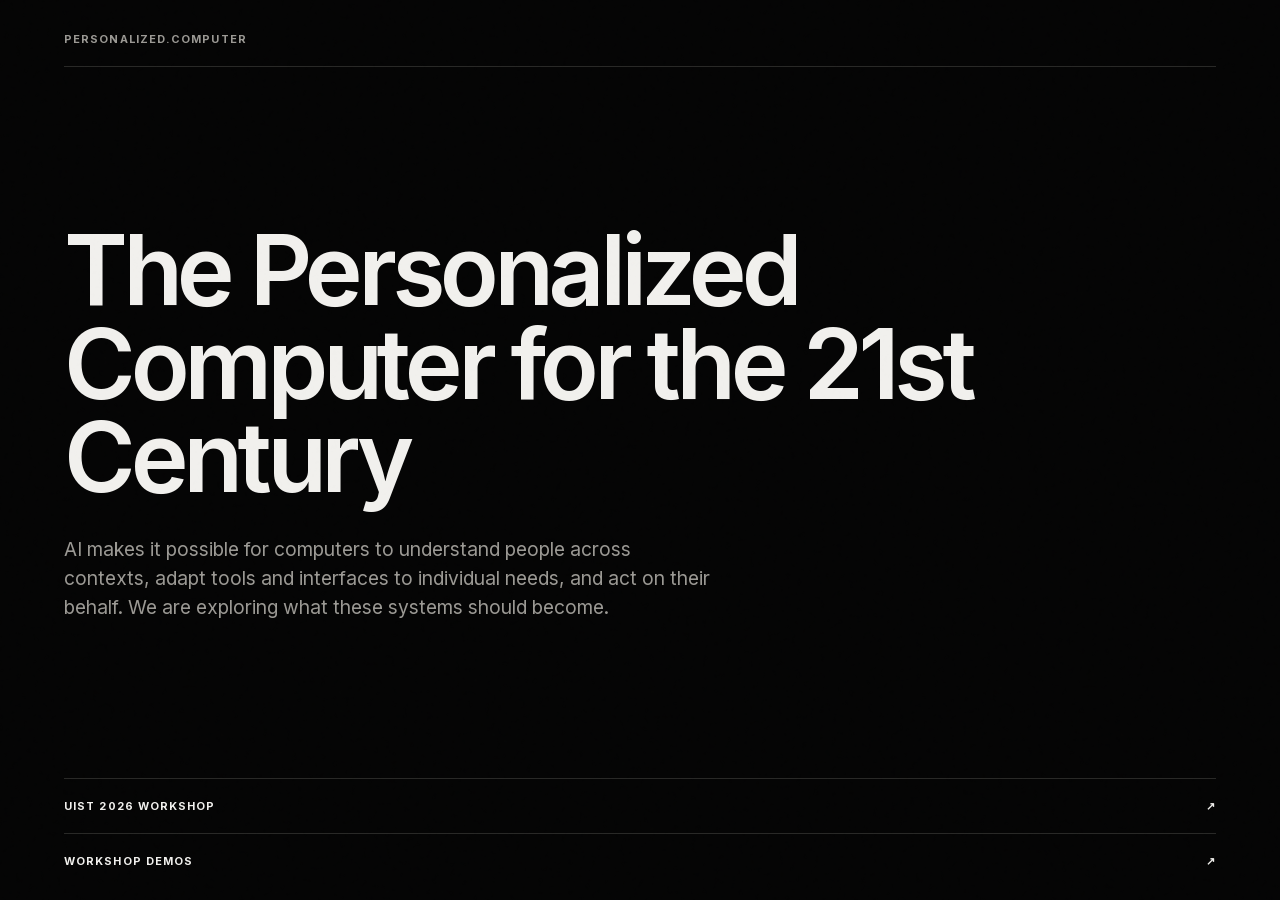
<file: index.html>
<!doctype html>
<html lang="en">
  <head>
    <meta charset="utf-8">
    <meta name="viewport" content="width=device-width, initial-scale=1">
    <title>The Personalized Computer for the 21st Century</title>
    <meta
      name="description"
      content="Exploring what computers should do when they know us deeply and can act on what they know."
    >
    <meta property="og:type" content="website">
    <meta property="og:url" content="https://personalized.computer/">
    <meta property="og:title" content="The Personalized Computer for the 21st Century">
    <meta
      property="og:description"
      content="We are exploring what personalized computing systems should become."
    >
    <meta property="og:image" content="https://personalized.computer/assets/social/uist-26.png">
    <meta property="og:image:width" content="600">
    <meta property="og:image:height" content="428">
    <meta
      property="og:image:alt"
      content="The Personalized Computer for the 21st Century — UIST 2026 Workshop"
    >
    <meta name="twitter:card" content="summary_large_image">
    <meta name="twitter:title" content="The Personalized Computer for the 21st Century">
    <meta
      name="twitter:description"
      content="We are exploring what personalized computing systems should become."
    >
    <meta name="twitter:image" content="https://personalized.computer/assets/social/uist-26.png">
    <meta
      name="twitter:image:alt"
      content="The Personalized Computer for the 21st Century — UIST 2026 Workshop"
    >
    <link rel="stylesheet" href="styles.css">
  </head>
  <body>
    <main class="landing" id="main-content">
      <p class="domain">personalized.computer</p>
      <div class="statement">
        <h1>The Personalized Computer for the 21st Century</h1>
        <p>
          AI makes it possible for computers to understand people across contexts, adapt tools
          and interfaces to individual needs, and act on their behalf. We are exploring what
          these systems should become.
        </p>
      </div>
      <div class="landing-links">
        <a class="workshop-link" href="uist-26/">
          <span>UIST 2026 workshop</span>
          <span aria-hidden="true">↗</span>
        </a>
        <a class="workshop-link" href="uist-26/demos/">
          <span>Workshop demos</span>
          <span aria-hidden="true">↗</span>
        </a>
      </div>
    </main>
  </body>
</html>
</file>
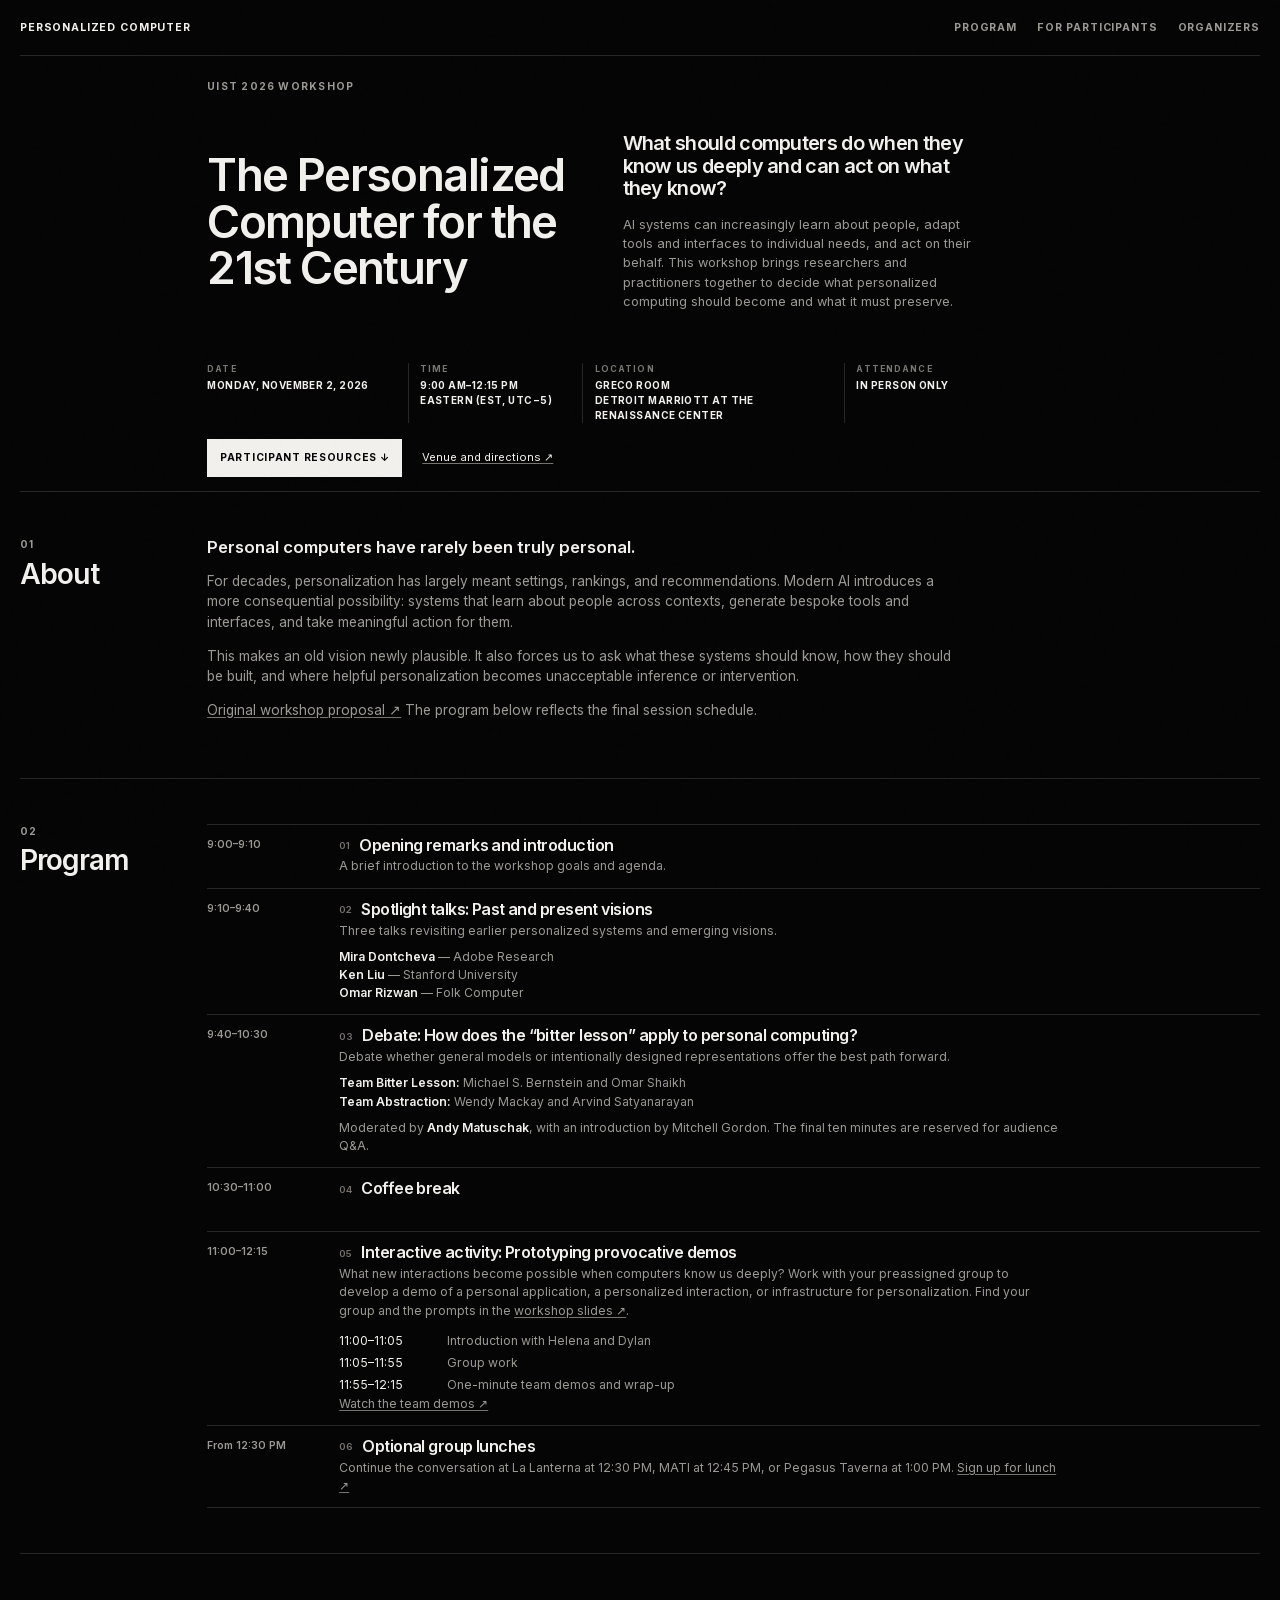
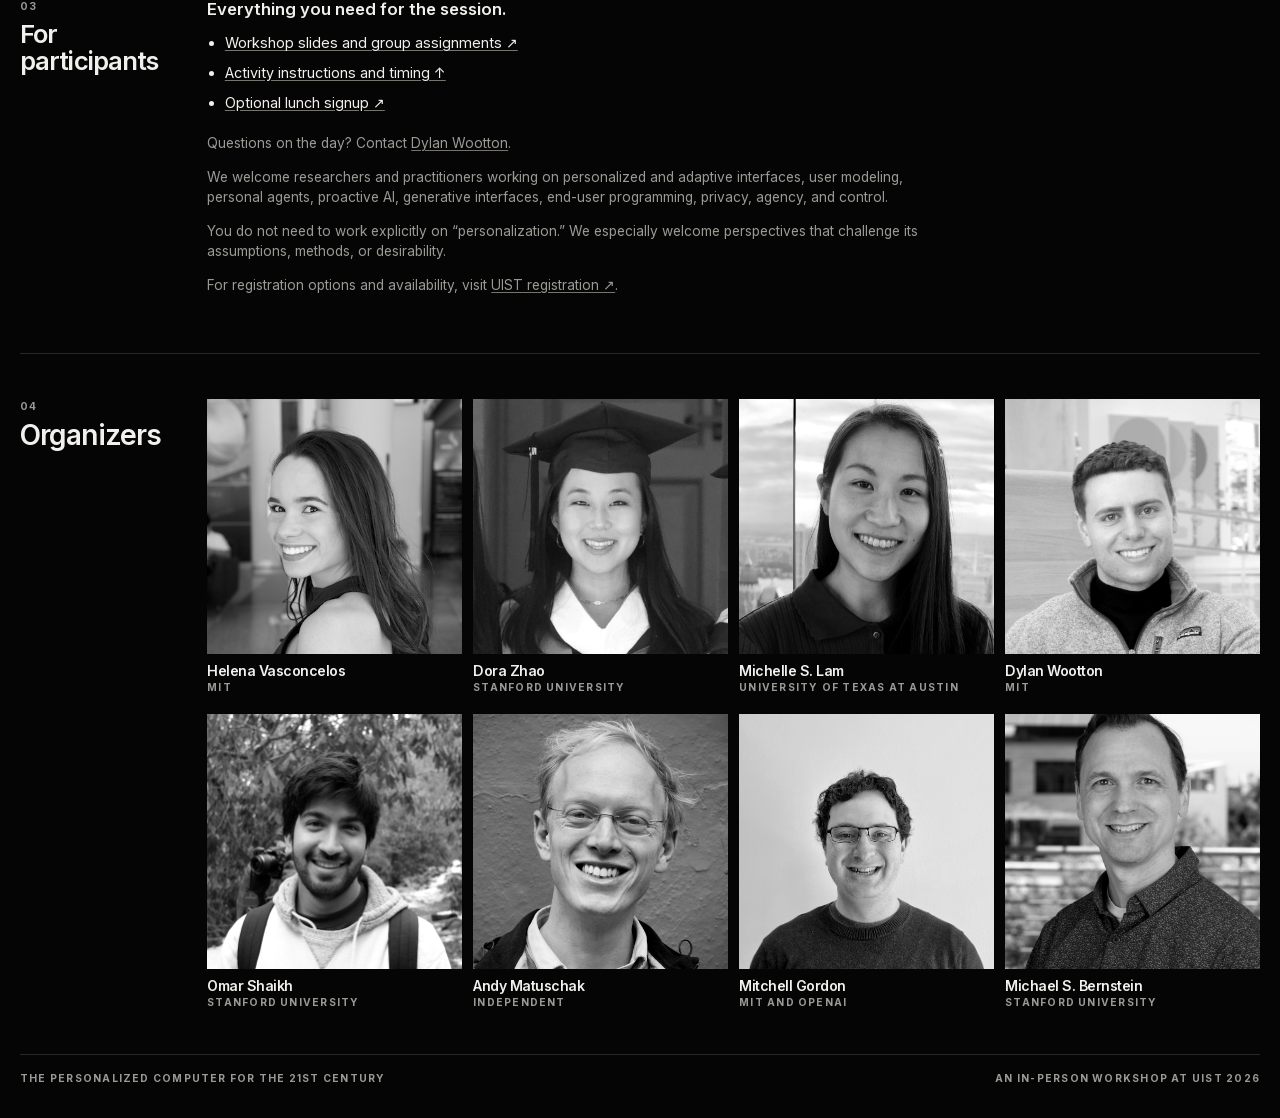
<file: uist-26/index.html>
<!doctype html>
<html lang="en">
  <head>
    <meta charset="utf-8">
    <meta name="viewport" content="width=device-width, initial-scale=1">
    <title>The Personalized Computer for the 21st Century | UIST 2026 Workshop</title>
    <meta
      name="description"
      content="A UIST 2026 workshop on what personalized computers should become and what they must preserve."
    >
    <meta property="og:type" content="website">
    <meta property="og:url" content="https://personalized.computer/uist-26/">
    <meta
      property="og:title"
      content="The Personalized Computer for the 21st Century | UIST 2026 Workshop"
    >
    <meta
      property="og:description"
      content="A UIST 2026 workshop on what personalized computers should become and what they must preserve."
    >
    <meta property="og:image" content="https://personalized.computer/assets/social/uist-26.png">
    <meta property="og:image:width" content="600">
    <meta property="og:image:height" content="428">
    <meta
      property="og:image:alt"
      content="The Personalized Computer for the 21st Century — UIST 2026 Workshop"
    >
    <meta name="twitter:card" content="summary_large_image">
    <meta
      name="twitter:title"
      content="The Personalized Computer for the 21st Century | UIST 2026 Workshop"
    >
    <meta
      name="twitter:description"
      content="A UIST 2026 workshop on what personalized computers should become and what they must preserve."
    >
    <meta name="twitter:image" content="https://personalized.computer/assets/social/uist-26.png">
    <meta
      name="twitter:image:alt"
      content="The Personalized Computer for the 21st Century — UIST 2026 Workshop"
    >
    <link rel="stylesheet" href="styles.css">
  </head>
  <body>
    <a class="skip-link" href="#main-content">Skip to content</a>

    <header class="site-header shell">
      <a class="wordmark" href="../">Personalized Computer</a>
      <nav aria-label="Primary navigation">
        <a href="#program">Program</a>
        <a href="#participation">For participants</a>
        <a href="#organizers">Organizers</a>
      </nav>
    </header>

    <main id="main-content">
      <section class="hero shell" id="top" aria-labelledby="workshop-title">
        <p class="eyebrow">UIST 2026 Workshop</p>
        <div class="hero-grid">
          <h1 id="workshop-title">The Personalized Computer for the 21st Century</h1>
          <div class="hero-framing">
            <p class="hero-question">
              What should computers do when they know us deeply and can act on what they know?
            </p>
            <p class="hero-summary">
              AI systems can increasingly learn about people, adapt tools and interfaces to
              individual needs, and act on their behalf. This workshop brings researchers and
              practitioners together to decide what personalized computing should become and what
              it must preserve.
            </p>
          </div>
        </div>

        <div class="event-bar" aria-label="Workshop details and resources">
          <dl class="event-facts">
            <div>
              <dt>Date</dt>
              <dd><time datetime="2026-11-02">Monday, November 2, 2026</time></dd>
            </div>
            <div>
              <dt>Time</dt>
              <dd><time datetime="2026-11-02T09:00:00-05:00">9:00 AM</time>–<time datetime="2026-11-02T12:15:00-05:00">12:15 PM</time><br>Eastern (EST, UTC−5)</dd>
            </div>
            <div>
              <dt>Location</dt>
              <dd>Greco room<br>Detroit Marriott at the Renaissance Center</dd>
            </div>
            <div>
              <dt>Attendance</dt>
              <dd>In person only</dd>
            </div>
          </dl>
          <div class="event-actions">
            <a class="button" href="#participation">Participant resources ↓</a>
            <a href="https://uist.acm.org/2026/workshops/" target="_blank" rel="noreferrer">Venue and directions ↗</a>
          </div>
        </div>
      </section>

      <section class="section shell" id="about" aria-labelledby="about-title">
        <div class="section-heading">
          <p class="section-index">01</p>
          <h2 id="about-title">About</h2>
        </div>
        <div class="section-copy">
          <p class="lede">Personal computers have rarely been truly personal.</p>
          <p>
            For decades, personalization has largely meant settings, rankings, and
            recommendations. Modern AI introduces a more consequential possibility: systems
            that learn about people across contexts, generate bespoke tools and interfaces,
            and take meaningful action for them.
          </p>
          <p>
            This makes an old vision newly plausible. It also forces us to ask what these
            systems should know, how they should be built, and where helpful personalization
            becomes unacceptable inference or intervention.
          </p>
          <p>
            <a href="uist-submission.pdf" target="_blank" rel="noreferrer">Original workshop proposal ↗</a>
            The program below reflects the final session schedule.
          </p>
        </div>
      </section>

      <section class="section shell" id="program" aria-labelledby="program-title">
        <div class="section-heading">
          <p class="section-index">02</p>
          <h2 id="program-title">Program</h2>
        </div>
        <ol class="program-list">
          <li>
            <time datetime="09:00">9:00–9:10</time>
            <div>
              <h3>Opening remarks and introduction</h3>
              <p>A brief introduction to the workshop goals and agenda.</p>
            </div>
          </li>
          <li>
            <time datetime="09:10">9:10–9:40</time>
            <div>
              <h3>Spotlight talks: Past and present visions</h3>
              <p>Three talks revisiting earlier personalized systems and emerging visions.</p>
              <p>
                <strong>Mira Dontcheva</strong> — Adobe Research<br>
                <strong>Ken Liu</strong> — Stanford University<br>
                <strong>Omar Rizwan</strong> — Folk Computer
              </p>
            </div>
          </li>
          <li>
            <time datetime="09:40">9:40–10:30</time>
            <div>
              <h3>Debate: How does the “bitter lesson” apply to personal computing?</h3>
              <p>Debate whether general models or intentionally designed representations offer the best path forward.</p>
              <p>
                <strong>Team Bitter Lesson:</strong> Michael S. Bernstein and Omar Shaikh<br>
                <strong>Team Abstraction:</strong> Wendy Mackay and Arvind Satyanarayan
              </p>
              <p>
                Moderated by <strong>Andy Matuschak</strong>, with an introduction by Mitchell Gordon.
                The final ten minutes are reserved for audience Q&amp;A.
              </p>
            </div>
          </li>
          <li>
            <time datetime="10:30">10:30–11:00</time>
            <div><h3>Coffee break</h3></div>
          </li>
          <li id="activity">
            <time datetime="11:00">11:00–12:15</time>
            <div>
              <h3>Interactive activity: Prototyping provocative demos</h3>
              <p>
                What new interactions become possible when computers know us deeply? Work with
                your preassigned group to develop a demo of a personal application, a personalized
                interaction, or infrastructure for personalization.
                Find your group and the prompts in the <a href="https://docs.google.com/presentation/d/1XOS4dQuVFOlqx5COt3BJDnGjhiHE-o5hl2f_F_tzcRE/edit" target="_blank" rel="noreferrer">workshop slides ↗</a>.
              </p>
              <dl class="activity-timing">
                <div><dt>11:00–11:05</dt><dd>Introduction with Helena and Dylan</dd></div>
                <div><dt>11:05–11:55</dt><dd>Group work</dd></div>
                <div><dt>11:55–12:15</dt><dd>One-minute team demos and wrap-up</dd></div>
              </dl>
              <p><a href="demos/">Watch the team demos ↗</a></p>
            </div>
          </li>
          <li>
            <span class="program-time">From 12:30 PM</span>
            <div>
              <h3>Optional group lunches</h3>
              <p>
                Continue the conversation at La Lanterna at 12:30 PM, MATI at 12:45 PM,
                or Pegasus Taverna at 1:00 PM.
                <a href="https://docs.google.com/spreadsheets/d/1C8KUHxX7Yyd6O9cNDanxwNfPxaoselK51FUfKabLxGo/edit" target="_blank" rel="noreferrer">Sign up for lunch ↗</a>
              </p>
            </div>
          </li>
        </ol>
      </section>

      <section class="section shell" id="participation" aria-labelledby="participation-title">
        <div class="section-heading">
          <p class="section-index">03</p>
          <h2 id="participation-title">For participants</h2>
        </div>
        <div class="section-copy participation-copy">
          <p class="lede">Everything you need for the session.</p>
          <ul class="resource-list">
            <li><a href="https://docs.google.com/presentation/d/1XOS4dQuVFOlqx5COt3BJDnGjhiHE-o5hl2f_F_tzcRE/edit" target="_blank" rel="noreferrer">Workshop slides and group assignments ↗</a></li>
            <li><a href="#activity">Activity instructions and timing ↑</a></li>
            <li><a href="https://docs.google.com/spreadsheets/d/1C8KUHxX7Yyd6O9cNDanxwNfPxaoselK51FUfKabLxGo/edit" target="_blank" rel="noreferrer">Optional lunch signup ↗</a></li>
          </ul>
          <p>Questions on the day? Contact <a href="mailto:dwootton@mit.edu">Dylan Wootton</a>.</p>
          <p>
            We welcome researchers and practitioners working on personalized and adaptive
            interfaces, user modeling, personal agents, proactive AI, generative interfaces,
            end-user programming, privacy, agency, and control.
          </p>
          <p>
            You do not need to work explicitly on “personalization.” We especially welcome
            perspectives that challenge its assumptions, methods, or desirability.
          </p>
          <p>
            For registration options and availability, visit
            <a
              href="https://cvent.me/zd9527"
              target="_blank"
              rel="noreferrer"
            >UIST registration ↗</a>.
          </p>
        </div>
      </section>

      <section class="section shell" id="organizers" aria-labelledby="organizers-title">
        <div class="section-heading">
          <p class="section-index">04</p>
          <h2 id="organizers-title">Organizers</h2>
        </div>
        <div class="organizer-grid">
          <a class="organizer" href="https://helenavasc.com/">
            <img src="../assets/organizers/helena-vasconcelos.png" alt="Helena Vasconcelos" width="361" height="361">
            <h3>Helena Vasconcelos</h3><p>MIT</p>
          </a>
          <a class="organizer" href="https://dorazhao99.github.io/">
            <img src="../assets/organizers/dora-zhao.png" alt="Dora Zhao" width="400" height="400">
            <h3>Dora Zhao</h3><p>Stanford University</p>
          </a>
          <a class="organizer organizer--michelle" href="https://michelle123lam.github.io/">
            <img src="../assets/organizers/michelle-lam.jpg" alt="Michelle S. Lam" width="400" height="400">
            <h3>Michelle S. Lam</h3><p>University of Texas at Austin</p>
          </a>
          <a class="organizer" href="https://www.dylanwootton.com/">
            <img src="../assets/organizers/dylan-wootton.png" alt="Dylan Wootton" width="800" height="800">
            <h3>Dylan Wootton</h3><p>MIT</p>
          </a>
          <a class="organizer" href="https://oshaikh.com/">
            <img src="../assets/organizers/omar-shaikh.jpeg" alt="Omar Shaikh" width="400" height="400">
            <h3>Omar Shaikh</h3><p>Stanford University</p>
          </a>
          <a class="organizer" href="https://andymatuschak.org/">
            <img src="../assets/organizers/andy-matuschak.png" alt="Andy Matuschak" width="460" height="460">
            <h3>Andy Matuschak</h3><p>Independent</p>
          </a>
          <a class="organizer" href="https://mitchellg.github.io/">
            <img src="../assets/organizers/mitchell-gordon.png" alt="Mitchell Gordon" width="400" height="400">
            <h3>Mitchell Gordon</h3><p>MIT and OpenAI</p>
          </a>
          <a class="organizer" href="https://hci.stanford.edu/msb/">
            <img src="../assets/organizers/michael-bernstein.jpg" alt="Michael S. Bernstein" width="400" height="400">
            <h3>Michael S. Bernstein</h3><p>Stanford University</p>
          </a>
        </div>
      </section>

    </main>

    <footer class="site-footer shell">
      <p>The Personalized Computer for the 21st Century</p>
      <p>An in-person workshop at UIST 2026</p>
    </footer>
  </body>
</html>
</file>
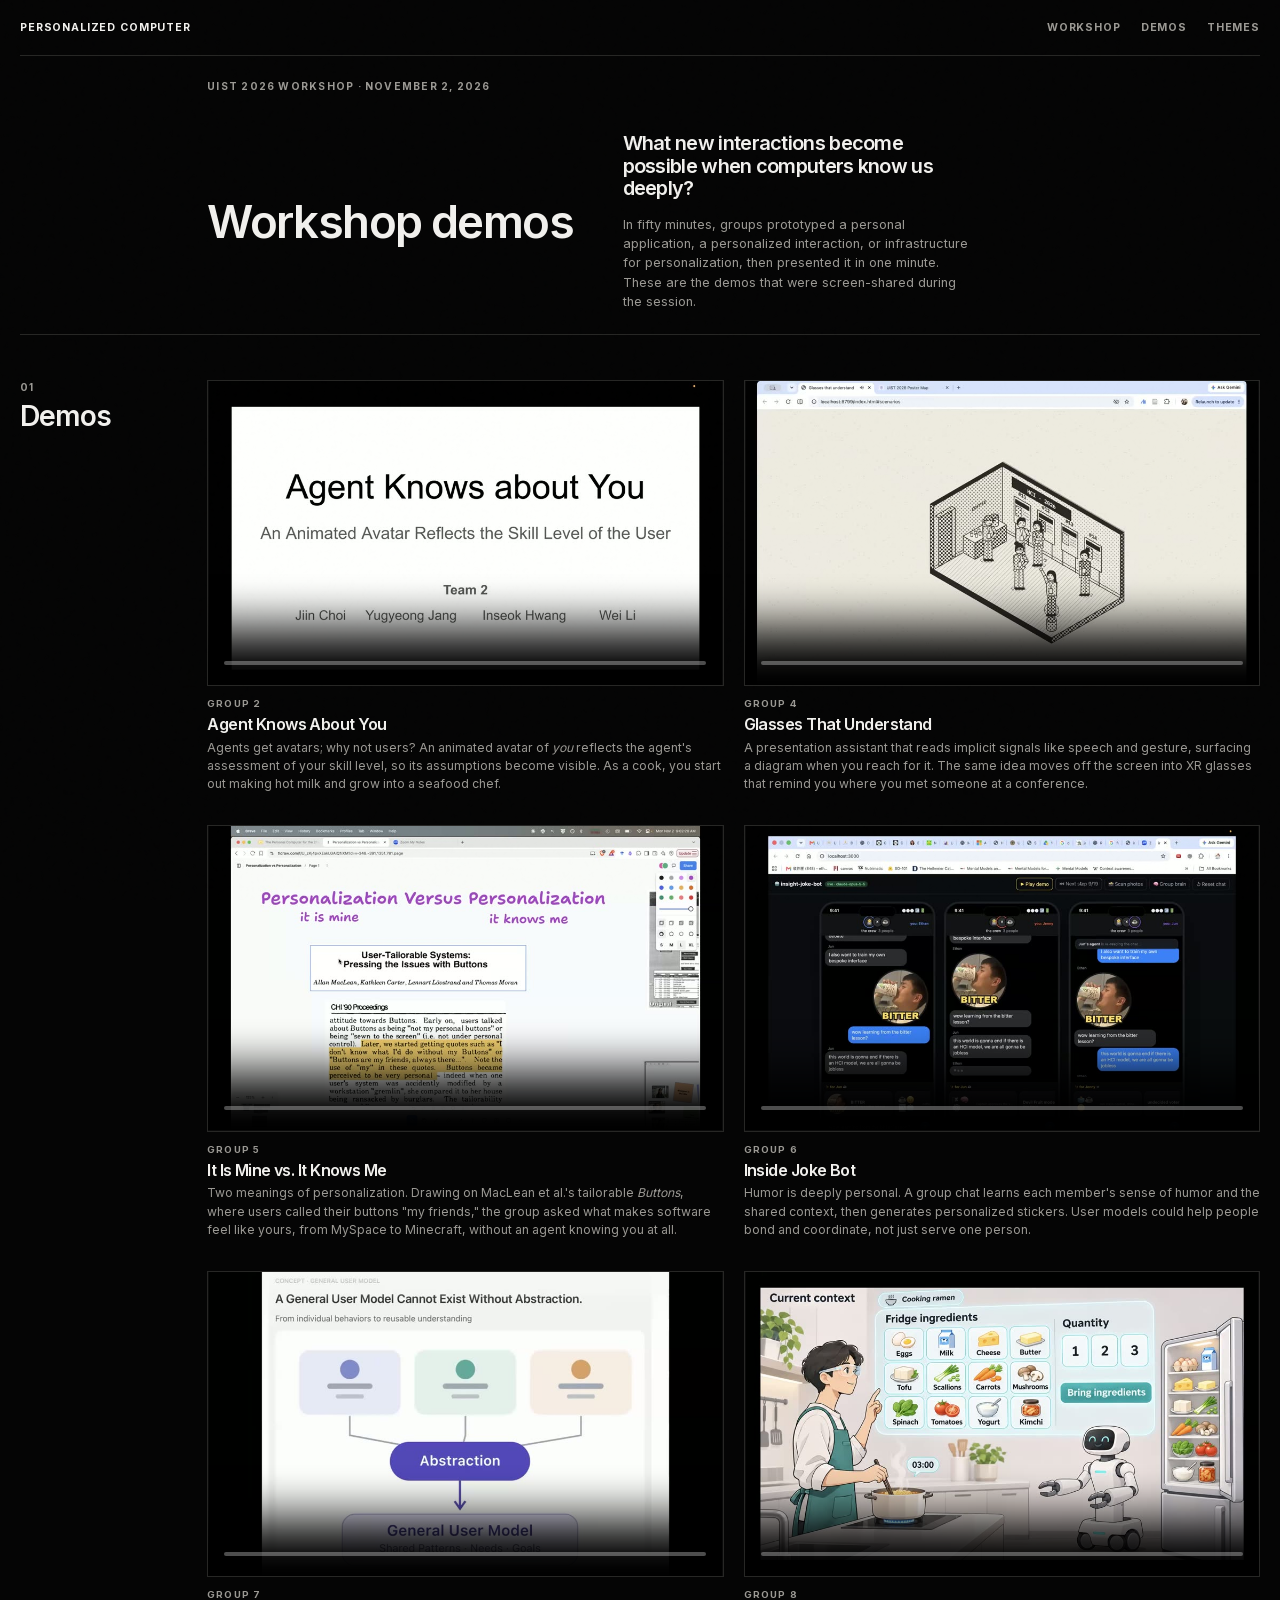
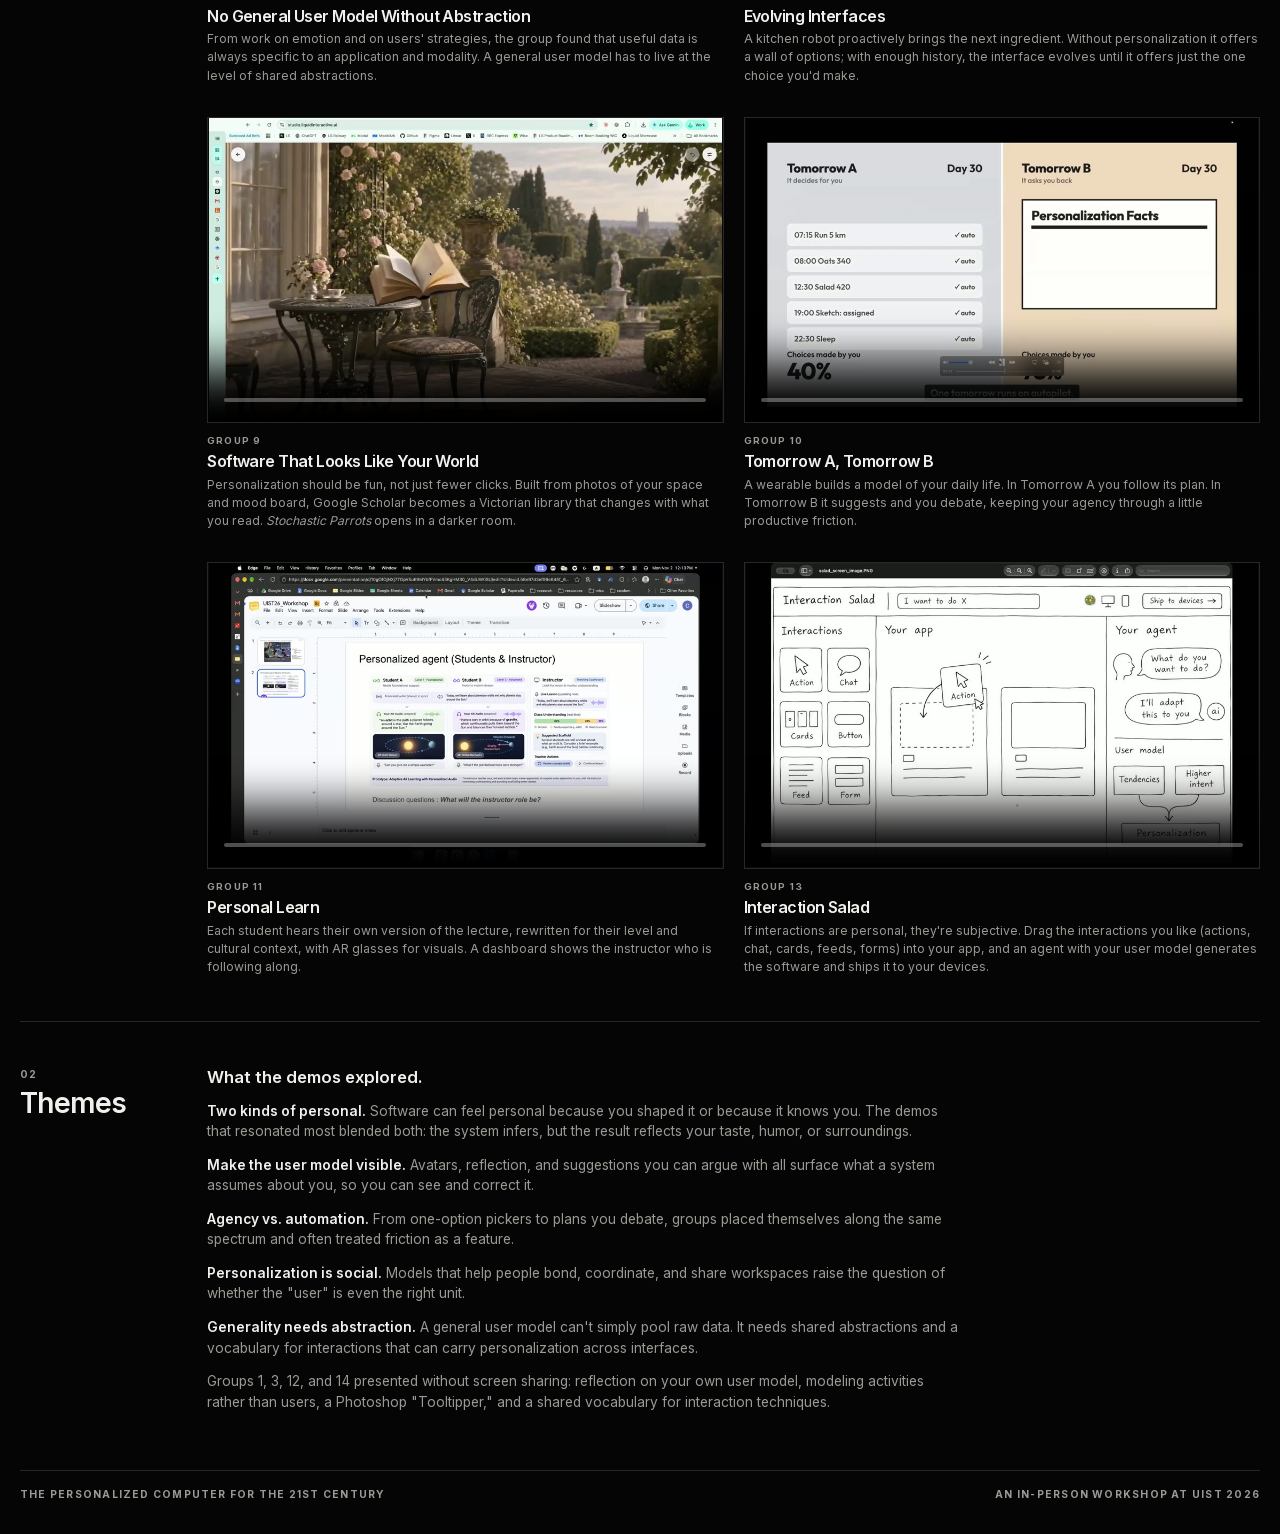
<file: uist-26/demos/index.html>
<!doctype html>
<html lang="en">
  <head>
    <meta charset="utf-8">
    <meta name="viewport" content="width=device-width, initial-scale=1">
    <title>Workshop Demos | The Personalized Computer for the 21st Century</title>
    <meta
      name="description"
      content="One-minute demos from the UIST 2026 workshop on the personalized computer."
    >
    <meta property="og:type" content="website">
    <meta property="og:url" content="https://personalized.computer/uist-26/demos/">
    <meta property="og:title" content="Workshop Demos | The Personalized Computer for the 21st Century">
    <meta
      property="og:description"
      content="One-minute demos from the UIST 2026 workshop on the personalized computer."
    >
    <meta property="og:image" content="https://personalized.computer/assets/social/uist-26.png">
    <meta name="twitter:card" content="summary_large_image">
    <link rel="stylesheet" href="../styles.css">
    <link rel="stylesheet" href="demos.css">
  </head>
  <body>
    <a class="skip-link" href="#main-content">Skip to content</a>

    <header class="site-header shell">
      <a class="wordmark" href="../../">Personalized Computer</a>
      <nav aria-label="Primary navigation">
        <a href="../">Workshop</a>
        <a href="#demos">Demos</a>
        <a href="#themes">Themes</a>
      </nav>
    </header>

    <main id="main-content">
      <section class="hero shell" aria-labelledby="demos-title">
        <p class="eyebrow">UIST 2026 Workshop · November 2, 2026</p>
        <div class="hero-grid">
          <h1 id="demos-title">Workshop demos</h1>
          <div class="hero-framing">
            <p class="hero-question">
              What new interactions become possible when computers know us deeply?
            </p>
            <p class="hero-summary">
              In fifty minutes, groups prototyped a personal application, a personalized
              interaction, or infrastructure for personalization, then presented it in one
              minute. These are the demos that were screen-shared during the session.
            </p>
          </div>
        </div>
      </section>

      <section class="section shell" id="demos" aria-labelledby="demos-list-title">
        <div class="section-heading">
          <p class="section-index">01</p>
          <h2 id="demos-list-title">Demos</h2>
        </div>
        <ol class="demo-list">
          <li class="demo">
            <video controls preload="none" playsinline poster="media/group-02.jpg" src="media/group-02.mp4"></video>
            <div class="demo-copy">
              <p class="demo-group">Group 2</p>
              <h3>Agent Knows About You</h3>
              <p>
                Agents get avatars; why not users? An animated avatar of <em>you</em> reflects
                the agent's assessment of your skill level, so its assumptions become visible.
                As a cook, you start out making hot milk and grow into a seafood chef.
              </p>
            </div>
          </li>
          <li class="demo">
            <video controls preload="none" playsinline poster="media/group-04.jpg" src="media/group-04.mp4"></video>
            <div class="demo-copy">
              <p class="demo-group">Group 4</p>
              <h3>Glasses That Understand</h3>
              <p>
                A presentation assistant that reads implicit signals like speech and gesture,
                surfacing a diagram when you reach for it. The same idea moves off the screen
                into XR glasses that remind you where you met someone at a conference.
              </p>
            </div>
          </li>
          <li class="demo">
            <video controls preload="none" playsinline poster="media/group-05.jpg" src="media/group-05.mp4"></video>
            <div class="demo-copy">
              <p class="demo-group">Group 5</p>
              <h3>It Is Mine vs. It Knows Me</h3>
              <p>
                Two meanings of personalization. Drawing on MacLean et al.'s tailorable
                <em>Buttons</em>, where users called their buttons "my friends," the group asked
                what makes software feel like yours, from MySpace to Minecraft, without an agent
                knowing you at all.
              </p>
            </div>
          </li>
          <li class="demo">
            <video controls preload="none" playsinline poster="media/group-06.jpg" src="media/group-06.mp4"></video>
            <div class="demo-copy">
              <p class="demo-group">Group 6</p>
              <h3>Inside Joke Bot</h3>
              <p>
                Humor is deeply personal. A group chat learns each member's sense of humor and
                the shared context, then generates personalized stickers. User models could help
                people bond and coordinate, not just serve one person.
              </p>
            </div>
          </li>
          <li class="demo">
            <video controls preload="none" playsinline poster="media/group-07.jpg" src="media/group-07.mp4"></video>
            <div class="demo-copy">
              <p class="demo-group">Group 7</p>
              <h3>No General User Model Without Abstraction</h3>
              <p>
                From work on emotion and on users' strategies, the group found that useful data
                is always specific to an application and modality. A general user model has to
                live at the level of shared abstractions.
              </p>
            </div>
          </li>
          <li class="demo">
            <video controls preload="none" playsinline poster="media/group-08.jpg" src="media/group-08.mp4"></video>
            <div class="demo-copy">
              <p class="demo-group">Group 8</p>
              <h3>Evolving Interfaces</h3>
              <p>
                A kitchen robot proactively brings the next ingredient. Without personalization
                it offers a wall of options; with enough history, the interface evolves until it
                offers just the one choice you'd make.
              </p>
            </div>
          </li>
          <li class="demo">
            <video controls preload="none" playsinline poster="media/group-09.jpg" src="media/group-09.mp4"></video>
            <div class="demo-copy">
              <p class="demo-group">Group 9</p>
              <h3>Software That Looks Like Your World</h3>
              <p>
                Personalization should be fun, not just fewer clicks. Built from photos of your
                space and mood board, Google Scholar becomes a Victorian library that changes with
                what you read. <em>Stochastic Parrots</em> opens in a darker room.
              </p>
            </div>
          </li>
          <li class="demo">
            <video controls preload="none" playsinline poster="media/group-10.jpg" src="media/group-10.mp4"></video>
            <div class="demo-copy">
              <p class="demo-group">Group 10</p>
              <h3>Tomorrow A, Tomorrow B</h3>
              <p>
                A wearable builds a model of your daily life. In Tomorrow A you follow its plan.
                In Tomorrow B it suggests and you debate, keeping your agency through a little
                productive friction.
              </p>
            </div>
          </li>
          <li class="demo">
            <video controls preload="none" playsinline poster="media/group-11.jpg" src="media/group-11.mp4"></video>
            <div class="demo-copy">
              <p class="demo-group">Group 11</p>
              <h3>Personal Learn</h3>
              <p>
                Each student hears their own version of the lecture, rewritten for their level and
                cultural context, with AR glasses for visuals. A dashboard shows the instructor who
                is following along.
              </p>
            </div>
          </li>
          <li class="demo">
            <video controls preload="none" playsinline poster="media/group-13.jpg" src="media/group-13.mp4"></video>
            <div class="demo-copy">
              <p class="demo-group">Group 13</p>
              <h3>Interaction Salad</h3>
              <p>
                If interactions are personal, they're subjective. Drag the interactions you like
                (actions, chat, cards, feeds, forms) into your app, and an agent with your user
                model generates the software and ships it to your devices.
              </p>
            </div>
          </li>
        </ol>
      </section>

      <section class="section shell" id="themes" aria-labelledby="themes-title">
        <div class="section-heading">
          <p class="section-index">02</p>
          <h2 id="themes-title">Themes</h2>
        </div>
        <div class="section-copy">
          <p class="lede">What the demos explored.</p>
          <p>
            <strong>Two kinds of personal.</strong> Software can feel personal because you shaped
            it or because it knows you. The demos that resonated most blended both: the system
            infers, but the result reflects your taste, humor, or surroundings.
          </p>
          <p>
            <strong>Make the user model visible.</strong> Avatars, reflection, and suggestions you
            can argue with all surface what a system assumes about you, so you can see and
            correct it.
          </p>
          <p>
            <strong>Agency vs. automation.</strong> From one-option pickers to plans you debate,
            groups placed themselves along the same spectrum and often treated friction as a
            feature.
          </p>
          <p>
            <strong>Personalization is social.</strong> Models that help people bond, coordinate,
            and share workspaces raise the question of whether the "user" is even the right unit.
          </p>
          <p>
            <strong>Generality needs abstraction.</strong> A general user model can't simply pool
            raw data. It needs shared abstractions and a vocabulary for interactions that can
            carry personalization across interfaces.
          </p>
          <p>
            Groups 1, 3, 12, and 14 presented without screen sharing: reflection on your own
            user model, modeling activities rather than users, a Photoshop "Tooltipper," and a
            shared vocabulary for interaction techniques.
          </p>
        </div>
      </section>
    </main>

    <footer class="site-footer shell">
      <p>The Personalized Computer for the 21st Century</p>
      <p>An in-person workshop at UIST 2026</p>
    </footer>
  </body>
</html>
</file>
<file: styles.css>
@font-face {
  font-family: "Inter";
  font-style: normal;
  font-weight: 400 700;
  font-display: swap;
  src: url("assets/fonts/inter-latin-400-700.woff2") format("woff2");
}

:root {
  --background: #050505;
  --ink: #f1f0ed;
  --muted: #9b9994;
  --line: #292927;
  --font: "Inter", sans-serif;
}

* {
  box-sizing: border-box;
}

body {
  margin: 0;
  background: var(--background);
  color: var(--ink);
  font-family: var(--font);
  text-rendering: optimizeLegibility;
}

body::before {
  content: "";
  position: fixed;
  inset: 0;
  pointer-events: none;
  opacity: 0.12;
  background-image: url("data:image/svg+xml,%3Csvg viewBox='0 0 180 180' xmlns='http://www.w3.org/2000/svg'%3E%3Cfilter id='n'%3E%3CfeTurbulence type='fractalNoise' baseFrequency='.85' numOctaves='4' stitchTiles='stitch'/%3E%3C/filter%3E%3Crect width='100%25' height='100%25' filter='url(%23n)' opacity='.07'/%3E%3C/svg%3E");
}

.landing {
  width: min(72rem, calc(100vw - 2rem));
  min-height: 100svh;
  margin-inline: auto;
  padding: 2rem 0;
  display: grid;
  grid-template-rows: auto 1fr auto;
}

.domain,
.workshop-link {
  font-size: 0.68rem;
  font-weight: 700;
  letter-spacing: 0.1em;
  text-transform: uppercase;
}

.domain {
  margin: 0;
  padding-bottom: 1.25rem;
  border-bottom: 1px solid var(--line);
  color: var(--muted);
}

.statement {
  max-width: 62rem;
  align-self: center;
  padding: 4rem 0;
}

h1 {
  max-width: 15ch;
  margin: 0 0 2rem;
  font-size: clamp(3rem, 7.6vw, 7rem);
  font-weight: 600;
  line-height: 0.96;
  letter-spacing: -0.055em;
}

.statement p {
  max-width: 54ch;
  margin: 0;
  color: var(--muted);
  font-size: clamp(1rem, 1.5vw, 1.2rem);
  line-height: 1.5;
}

.landing-links {
  display: grid;
  gap: 1.25rem;
}

.workshop-link {
  padding-top: 1.25rem;
  display: flex;
  justify-content: space-between;
  border-top: 1px solid var(--line);
  color: var(--ink);
  text-decoration: none;
}

.workshop-link:hover span:first-child,
.workshop-link:focus-visible span:first-child {
  text-decoration: underline;
  text-underline-offset: 0.25em;
}

.workshop-link:focus-visible {
  outline: 2px solid var(--ink);
  outline-offset: 0.5rem;
}

@media (max-width: 40rem) {
  .landing {
    width: calc(100vw - 1.5rem);
    padding: 1.25rem 0;
  }

  .statement {
    padding: 3rem 0;
  }

  h1 {
    margin-bottom: 1.5rem;
    font-size: clamp(2.75rem, 14vw, 4.2rem);
  }
}
</file>
<file: uist-26/styles.css>
@font-face {
  font-family: "Inter";
  font-style: normal;
  font-weight: 400 700;
  font-display: swap;
  src: url("../assets/fonts/inter-latin-400-700.woff2") format("woff2");
}

:root {
  --background: #050505;
  --surface: #0b0b0b;
  --ink: #f1f0ed;
  --muted: #9b9994;
  --line: #272725;
  --font: "Inter", sans-serif;
  --width: min(78rem, calc(100vw - 2.5rem));
  --section-label: 8.5rem;
  --section-gap: clamp(1.5rem, 4vw, 3.5rem);
  --content-measure: 48rem;
}

*,
*::before,
*::after {
  box-sizing: border-box;
}

html {
  scroll-behavior: smooth;
}

body {
  margin: 0;
  background: var(--background);
  color: var(--ink);
  font-family: var(--font);
  font-size: 0.9rem;
  line-height: 1.5;
  text-rendering: optimizeLegibility;
}

body::before {
  content: "";
  position: fixed;
  inset: 0;
  pointer-events: none;
  opacity: 0.12;
  background-image: url("data:image/svg+xml,%3Csvg viewBox='0 0 180 180' xmlns='http://www.w3.org/2000/svg'%3E%3Cfilter id='n'%3E%3CfeTurbulence type='fractalNoise' baseFrequency='.85' numOctaves='4' stitchTiles='stitch'/%3E%3C/filter%3E%3Crect width='100%25' height='100%25' filter='url(%23n)' opacity='.07'/%3E%3C/svg%3E");
}

a {
  color: inherit;
  text-decoration-color: #77746f;
  text-underline-offset: 0.16em;
}

a:hover {
  text-decoration-color: var(--ink);
}

a:focus-visible,
[aria-disabled="true"]:focus-visible {
  outline: 2px solid var(--ink);
  outline-offset: 0.25rem;
}

.skip-link {
  position: fixed;
  top: 0.5rem;
  left: 0.5rem;
  z-index: 10;
  padding: 0.5rem 0.7rem;
  background: var(--ink);
  color: var(--background);
  font-size: 0.72rem;
  font-weight: 700;
  transform: translateY(-180%);
}

.skip-link:focus {
  transform: translateY(0);
}

.shell {
  width: var(--width);
  margin-inline: auto;
}

.site-header {
  min-height: 3.5rem;
  display: flex;
  align-items: center;
  justify-content: space-between;
  gap: 1.5rem;
  border-bottom: 1px solid var(--line);
  font-size: 0.66rem;
  font-weight: 700;
  letter-spacing: 0.08em;
  text-transform: uppercase;
}

.wordmark,
nav a {
  text-decoration: none;
}

nav {
  display: flex;
  gap: 1.25rem;
}

nav a {
  color: var(--muted);
}

nav a:hover {
  color: var(--ink);
}

.hero {
  padding: clamp(1rem, 1.8vw, 1.5rem) 0 0;
}

.eyebrow,
.section-index,
.organizer p,
.site-footer {
  font-size: 0.64rem;
  font-weight: 700;
  letter-spacing: 0.12em;
  text-transform: uppercase;
}

.eyebrow {
  width: min(100%, calc(var(--section-label) + var(--section-gap) + var(--content-measure)));
  margin: 0 0 clamp(0.75rem, 1.2vw, 1rem);
  padding-left: calc(var(--section-label) + var(--section-gap));
  color: var(--muted);
}

.hero-grid {
  width: min(100%, calc(var(--section-label) + var(--section-gap) + var(--content-measure)));
  min-height: 14rem;
  padding-left: calc(var(--section-label) + var(--section-gap));
  display: grid;
  grid-template-columns: minmax(0, 1.05fr) minmax(0, 0.95fr);
  align-items: center;
  gap: clamp(1.25rem, 2vw, 2rem);
}

h1,
h2,
h3,
p {
  margin-top: 0;
}

h1,
h2,
h3 {
  font-weight: 600;
  line-height: 1.05;
  letter-spacing: -0.035em;
}

h1 {
  max-width: 13ch;
  margin-bottom: 0;
  font-size: clamp(2.35rem, 3.55vw, 3.4rem);
  line-height: 1.02;
}

.hero-question {
  max-width: 27ch;
  margin-bottom: 1rem;
  font-size: clamp(1.15rem, 1.55vw, 1.5rem);
  font-weight: 600;
  line-height: 1.12;
  letter-spacing: -0.035em;
}

.hero-summary {
  max-width: 38rem;
  margin-bottom: 0;
  color: var(--muted);
  font-size: 0.8rem;
}

.event-bar {
  width: min(100%, calc(var(--section-label) + var(--section-gap) + var(--content-measure)));
  margin-top: 1rem;
  padding: 0.8rem 0 0.9rem calc(var(--section-label) + var(--section-gap));
  display: grid;
  grid-template-columns: minmax(0, 1fr);
  align-items: center;
  gap: 1rem;
}

.event-facts {
  margin: 0;
  display: grid;
  grid-template-columns: 1.15fr 1fr 1.5fr 0.75fr;
}

.event-facts div {
  min-width: 0;
  padding: 0 0.7rem;
  border-left: 1px solid var(--line);
}

.event-facts div:first-child {
  padding-left: 0;
  border-left: 0;
}

.event-facts dt {
  margin-bottom: 0.15rem;
  color: #777773;
  font-size: 0.54rem;
  font-weight: 700;
  letter-spacing: 0.13em;
  text-transform: uppercase;
}

.event-facts dd {
  margin: 0;
  font-size: 0.62rem;
  font-weight: 700;
  letter-spacing: 0.045em;
  text-transform: uppercase;
  white-space: normal;
}

.button {
  width: fit-content;
  display: inline-flex;
  padding: 0.72rem 0.8rem;
  border-radius: 0;
  background: var(--ink);
  color: var(--background);
  font-size: 0.64rem;
  font-weight: 700;
  letter-spacing: 0.07em;
  text-decoration: none;
  text-transform: uppercase;
}

.event-actions {
  display: flex;
  align-items: center;
  flex-wrap: wrap;
  gap: 0.75rem 1.25rem;
  font-size: 0.7rem;
}

.section {
  padding: clamp(2rem, 3.5vw, 3rem) 0;
  display: grid;
  grid-template-columns: var(--section-label) minmax(0, 1fr);
  gap: var(--section-gap);
  border-top: 1px solid var(--line);
}

.section-index {
  margin-bottom: 0.45rem;
  color: var(--muted);
}

h2 {
  margin-bottom: 0;
  font-size: clamp(1.45rem, 2.2vw, 2rem);
}

#participation-title {
  font-size: clamp(1.4rem, 2vw, 1.8rem);
}

.section-copy {
  max-width: 48rem;
}

.section-copy p {
  max-width: 47rem;
  margin-bottom: 0.8rem;
  color: var(--muted);
  font-size: 0.86rem;
}

.section-copy .lede {
  max-width: none;
  margin-bottom: 0.8rem;
  color: var(--ink);
  font-size: 1.05rem;
  font-weight: 600;
  line-height: 1.25;
}

.program-list {
  margin: 0;
  padding: 0;
  list-style: none;
  counter-reset: program;
}

.program-list li {
  counter-increment: program;
  min-height: 4rem;
  padding: 0.75rem 0;
  display: grid;
  grid-template-columns: 7.25rem minmax(0, 1fr);
  gap: 1rem;
  border-top: 1px solid var(--line);
}

.program-list li:last-child {
  border-bottom: 1px solid var(--line);
}

.program-list time,
.program-time {
  color: var(--muted);
  font-size: 0.66rem;
  font-weight: 600;
}

.program-list h3 {
  margin-bottom: 0.25rem;
  font-size: 1rem;
}

.program-list h3::before {
  content: "0" counter(program) " ";
  margin-right: 0.45rem;
  color: #77746f;
  font-size: 0.6rem;
  letter-spacing: 0;
  vertical-align: middle;
}

.program-list p {
  max-width: 45rem;
  margin-bottom: 0;
  color: var(--muted);
  font-size: 0.76rem;
}

.program-list p + p {
  margin-top: 0.5rem;
}

.program-list strong {
  color: var(--ink);
  font-weight: 600;
}

.activity-timing {
  margin: 0.75rem 0 0;
  font-size: 0.76rem;
}

.activity-timing div {
  display: flex;
  flex-wrap: wrap;
  gap: 0.15rem 0.75rem;
  margin-top: 0.25rem;
}

.activity-timing dt {
  flex: 0 0 6rem;
}

.activity-timing dd {
  margin: 0;
  color: var(--muted);
}

.resource-list {
  margin: 0 0 1.25rem;
  padding-left: 1.1rem;
}

.resource-list li + li {
  margin-top: 0.5rem;
}

.organizer-grid {
  display: grid;
  grid-template-columns: repeat(4, minmax(0, 1fr));
  gap: 1.25rem 0.7rem;
}

.organizer {
  min-width: 0;
  display: block;
  text-decoration: none;
}

.organizer img {
  width: 100%;
  height: auto;
  aspect-ratio: 1 / 1;
  margin-bottom: 0.55rem;
  display: block;
  object-fit: cover;
  object-position: center;
  filter: grayscale(1) contrast(1.06);
  background: var(--surface);
  transition: filter 180ms ease;
}

.organizer--michelle img {
  object-position: left center;
}

.organizer:hover img {
  filter: grayscale(0.15) contrast(1.03);
}

.organizer h3 {
  margin-bottom: 0.15rem;
  font-size: 0.88rem;
  line-height: 1.12;
}

.organizer p {
  margin-bottom: 0;
  color: var(--muted);
  line-height: 1.3;
}

.site-footer {
  padding: 1rem 0 2rem;
  display: flex;
  justify-content: space-between;
  gap: 1rem;
  border-top: 1px solid var(--line);
  color: var(--muted);
}

.site-footer p {
  margin: 0;
}

@media (max-width: 70rem) {
  :root {
    --section-label: 6rem;
    --section-gap: 2rem;
  }

  .hero-grid {
    grid-template-columns: minmax(0, 1fr) minmax(0, 0.95fr);
    gap: 1.5rem;
  }

  .event-facts {
    grid-template-columns: repeat(2, minmax(0, 1fr));
    row-gap: 0.7rem;
  }

  .event-facts div:nth-child(3) {
    padding-left: 0;
    border-left: 0;
  }
}

@media (max-width: 48rem) {
  .hero-grid {
    min-height: 0;
    display: block;
    padding-left: 0;
  }

  .eyebrow {
    padding-left: 0;
  }

  h1 {
    max-width: 12ch;
    margin-bottom: 1.75rem;
  }

  .hero-framing {
    max-width: 30rem;
  }

  .hero-question {
    max-width: 22ch;
  }

  .event-bar {
    padding-left: 0;
    grid-template-columns: 1fr;
  }

  .event-bar .button {
    width: 100%;
    justify-content: space-between;
  }

  .section {
    grid-template-columns: 1fr;
    gap: 1.25rem;
  }

  .organizer-grid {
    grid-template-columns: repeat(2, minmax(0, 1fr));
  }
}

@media (max-width: 40rem) {
  :root {
    --width: min(100% - 1.5rem, 72rem);
  }

  body {
    font-size: 0.85rem;
  }

  .site-header {
    min-height: 3.25rem;
  }

  nav {
    display: none;
  }

  .hero {
    padding: 1.25rem 0 0;
  }

  h1 {
    font-size: clamp(2.25rem, 10.5vw, 3.1rem);
  }

  .hero-question {
    font-size: 1.3rem;
  }

  .hero-summary {
    font-size: 0.82rem;
  }

  .event-facts {
    grid-template-columns: 1fr 1fr;
  }

  .event-facts div {
    padding: 0 0.6rem;
  }

  .event-facts div:nth-child(odd) {
    padding-left: 0;
  }

  .event-facts dd {
    font-size: 0.62rem;
    white-space: normal;
  }

  .section {
    padding: 2rem 0;
  }

  .program-list li {
    grid-template-columns: 5.25rem minmax(0, 1fr);
    gap: 0.7rem;
  }

  .site-footer {
    flex-direction: column;
  }
}

@media (prefers-reduced-motion: reduce) {
  html {
    scroll-behavior: auto;
  }

  *,
  *::before,
  *::after {
    transition-duration: 0.01ms !important;
  }
}
</file>
<file: uist-26/demos/demos.css>
.demo-list {
  margin: 0;
  padding: 0;
  list-style: none;
  display: grid;
  grid-template-columns: repeat(2, minmax(0, 1fr));
  gap: 2rem 1.25rem;
}

.demo {
  min-width: 0;
}

.demo video {
  width: 100%;
  aspect-ratio: 2492 / 1478;
  margin-bottom: 0.7rem;
  display: block;
  background: var(--surface);
  border: 1px solid var(--line);
}

.demo-group {
  margin-bottom: 0.3rem;
  color: var(--muted);
  font-size: 0.6rem;
  font-weight: 700;
  letter-spacing: 0.12em;
  text-transform: uppercase;
}

.demo h3 {
  margin-bottom: 0.35rem;
  font-size: 1rem;
}

.demo-copy p:last-child {
  margin-bottom: 0;
  color: var(--muted);
  font-size: 0.76rem;
}

.section-copy strong {
  color: var(--ink);
  font-weight: 600;
}

@media (max-width: 48rem) {
  .demo-list {
    grid-template-columns: 1fr;
  }
}
</file>
